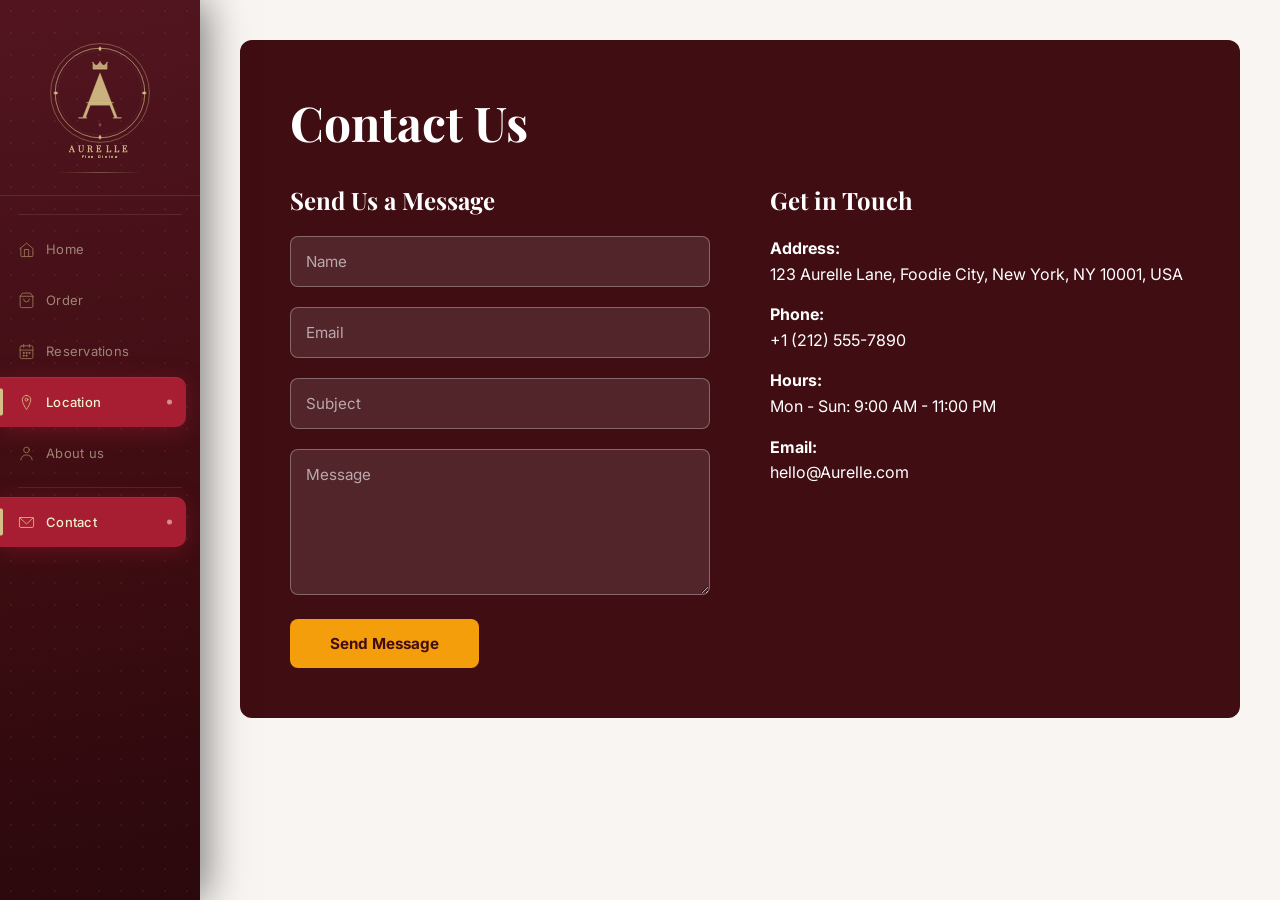
<file: contact.html>
<!DOCTYPE html>
<html lang="en">
<head>
<meta charset="UTF-8">
<meta name="viewport" content="width=device-width, initial-scale=1.0">
<title>Contact Us - Aurelle Restaurant</title>
<link rel="stylesheet" href="css/contact.css">
<link rel="stylesheet" href="css/nav.css">
</head>
<body>

<button class="nav_toggle" id="navToggle" aria-label="Toggle navigation" aria-expanded="false">&#9776;</button>
<div class="nav_overlay" id="navOverlay"></div>

<div class="container">
        <nav class="nav_bar" id="navBar" aria-label="Main navigation">
                <div class="image_cont">
                    <svg width="100" height="100" viewBox="0 0 400 400" fill="none" xmlns="http://www.w3.org/2000/svg">
                        <circle cx="200" cy="200" r="152" fill="none" stroke="#D5BF86" stroke-width="1.2"/>
                        <circle cx="200" cy="200" r="138" fill="none" stroke="#D5BF86" stroke-width="2"/>
                        <circle cx="200" cy="200" r="130" fill="none" stroke="#8D775F" stroke-width="0.6" opacity="0.6"/>
                        <polygon points="200,57 204.5,64 200,71 195.5,64" fill="#D5BF86"/>
                        <polygon points="200,329 204.5,336 200,343 195.5,336" fill="#D5BF86"/>
                        <polygon points="57,200 64,204.5 71,200 64,195.5" fill="#D5BF86"/>
                        <polygon points="329,200 336,204.5 343,200 336,195.5" fill="#D5BF86"/>
                        <g transform="translate(200, 108)">
                            <rect x="-22" y="14" width="44" height="5" rx="1" fill="#D5BF86" opacity="0.9"/>
                            <polygon points="-22,14 -22,-2 -11,8 0,-4 11,8 22,-2 22,14" fill="#D5BF86" opacity="0.85"/>
                            <circle cx="0" cy="-4" r="2.2" fill="#A71D31" stroke="#D5BF86" stroke-width="0.8"/>
                            <circle cx="-11" cy="8" r="1.5" fill="#D5BF86"/>
                            <circle cx="11"  cy="8" r="1.5" fill="#D5BF86"/>
                            <circle cx="-22" cy="-2" r="1.5" fill="#D5BF86"/>
                            <circle cx="22"  cy="-2" r="1.5" fill="#D5BF86"/>
                        </g>
                        <path d="M200 138 L253 275 L245 275 L230 238 L170 238 L156 275 L147 275 Z M176 228 L200 165 L224 228 Z" fill="#D5BF86" opacity="0.92"/>
                        <rect x="134" y="275" width="26" height="2.5" rx="1" fill="#D5BF86" opacity="0.9"/>
                        <rect x="240" y="275" width="26" height="2.5" rx="1" fill="#D5BF86" opacity="0.9"/>
                        <rect x="158" y="229" width="84" height="2" rx="1" fill="#D5BF86" opacity="0.85"/>
                        <polygon points="200,293 203.5,298 200,303 196.5,298" fill="#A71D31" stroke="#D5BF86" stroke-width="0.8"/>
                        <text x="200" y="382" text-anchor="middle" font-family="'Playfair Display', Georgia, serif" font-size="28" letter-spacing="10" fill="#D5BF86" font-weight="400">AURELLE</text>
                        <text x="200" y="400" text-anchor="middle" font-family="'Inter', sans-serif" font-size="11" letter-spacing="5" fill="#8D775F" font-weight="400" font-style="italic">Fine Dining</text>
                    </svg>
                </div>

                <ul class="navli_cont">
                    <div class="nav_divider"></div>
                    <li>
                        <a href="index.html">
                            <img src="assets/svg/home.svg" alt="Home" class="nav_icon">
                            Home
                        </a>
                    </li>
                    <li>
                        <a href="order.html">
                            <img src="assets/svg/cart.svg" alt="Order" class="nav_icon">
                            Order
                        </a>
                    </li>
                    <li>
                        <a href="reservations.html">
                            <img src="assets/svg/reservation.svg" alt="Reservations" class="nav_icon">
                            Reservations
                        </a>
                    </li>
                    <li>
                        <a href="contact.html">
                            <img src="assets/svg/location.svg" alt="Location" class="nav_icon">
                            Location
                        </a>
                    </li>
                    <li>
                        <a href="about.html">
                            <img src="assets/svg/about.svg" alt="About us" class="nav_icon">
                            About us
                        </a>
                    </li>
                    <div class="nav_divider"></div>
                    <li>
                        <a href="contact.html">
                            <img src="assets/svg/contact.svg" alt="Contact" class="nav_icon">
                            Contact
                        </a>
                    </li>
                </ul>

                <div class="res_info">
                    
                </div>
            </nav>

    <div class="main">
        <div class="contact-container">
            <h1>Contact Us</h1>
            <div class="grid">
                <div>
                    <h2>Send Us a Message</h2>
                    <form>
                        <input type="text" placeholder="Name" required>
                        <input type="email" placeholder="Email" required>
                        <input type="text" placeholder="Subject">
                        <textarea rows="6" placeholder="Message" required></textarea>
                        <button type="submit">Send Message</button>
                    </form>
                </div>
                <div class="info">
                    <h2>Get in Touch</h2>
                    <p><strong>Address:</strong><br>123 Aurelle Lane, Foodie City, New York, NY 10001, USA</p>
                    <p><strong>Phone:</strong><br>+1 (212) 555-7890</p>
                    <p><strong>Hours:</strong><br>Mon - Sun: 9:00 AM - 11:00 PM</p>
                    <p><strong>Email:</strong><br>hello@Aurelle.com</p>
                </div>
            </div>
        </div>
    </div>
</div>

<script>
  const navToggle = document.getElementById('navToggle');
  const navBar = document.getElementById('navBar');
  const navOverlay = document.getElementById('navOverlay');
  function closeNav(){
    navBar.classList.remove('open');
    navOverlay.classList.remove('open');
    navToggle.setAttribute('aria-expanded','false');
  }
  navToggle.addEventListener('click', () => {
    const isOpen = navBar.classList.toggle('open');
    navOverlay.classList.toggle('open', isOpen);
    navToggle.setAttribute('aria-expanded', String(isOpen));
  });
  navOverlay.addEventListener('click', closeNav);
  navBar.querySelectorAll('a').forEach(a => a.addEventListener('click', () => {
    if (window.innerWidth <= 768) closeNav();
  }));
</script>
<script src="scripts/nav_active.js"></script>
</body>
</html>
</file>
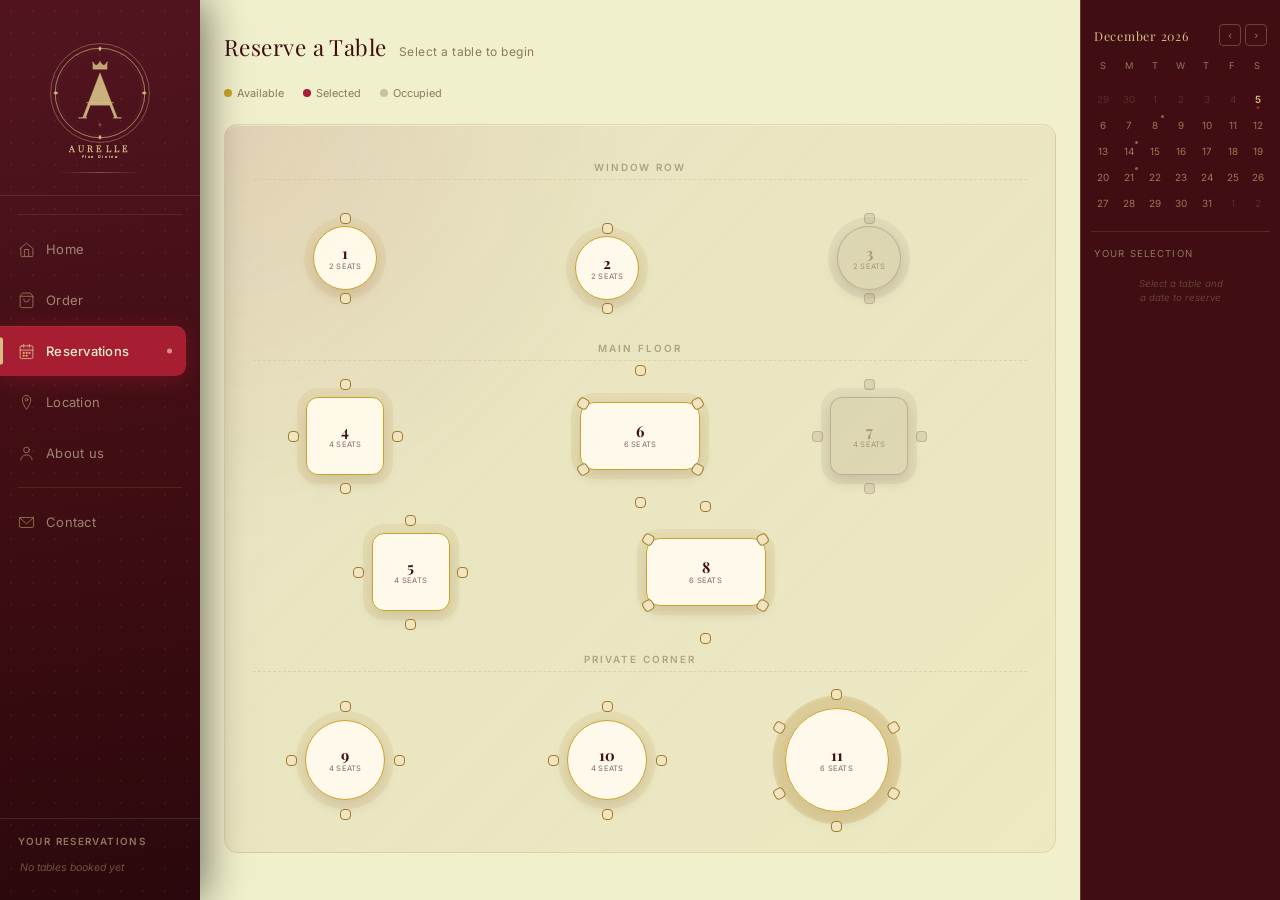
<file: reservations.html>
<!DOCTYPE html>
<html lang="en">
<head>
  <meta charset="UTF-8">
  <meta name="viewport" content="width=device-width, initial-scale=1.0">
  <title>Aurelle — Reservations</title>
  <link rel="stylesheet" href="css/reservations.css">
  <link rel="stylesheet" href="css/nav.css">

</head>
<body>
<div class="cont">

  
  <nav class="nav_bar" aria-label="Main navigation">
    <div class="image_cont">
      <svg width="110" height="110" viewBox="0 0 400 400" fill="none" xmlns="http://www.w3.org/2000/svg">
        <circle cx="200" cy="200" r="152" fill="none" stroke="#D5BF86" stroke-width="1.2"/>
        <circle cx="200" cy="200" r="138" fill="none" stroke="#D5BF86" stroke-width="2"/>
        <circle cx="200" cy="200" r="130" fill="none" stroke="#8D775F" stroke-width="0.6" opacity="0.6"/>
        <polygon points="200,57 204.5,64 200,71 195.5,64" fill="#D5BF86"/>
        <polygon points="200,329 204.5,336 200,343 195.5,336" fill="#D5BF86"/>
        <polygon points="57,200 64,204.5 71,200 64,195.5" fill="#D5BF86"/>
        <polygon points="329,200 336,204.5 343,200 336,195.5" fill="#D5BF86"/>
        <g transform="translate(200, 108)">
          <rect x="-22" y="14" width="44" height="5" rx="1" fill="#D5BF86" opacity="0.9"/>
          <polygon points="-22,14 -22,-2 -11,8 0,-4 11,8 22,-2 22,14" fill="#D5BF86" opacity="0.85"/>
          <circle cx="0" cy="-4" r="2.2" fill="#A71D31" stroke="#D5BF86" stroke-width="0.8"/>
          <circle cx="-11" cy="8" r="1.5" fill="#D5BF86"/>
          <circle cx="11"  cy="8" r="1.5" fill="#D5BF86"/>
          <circle cx="-22" cy="-2" r="1.5" fill="#D5BF86"/>
          <circle cx="22"  cy="-2" r="1.5" fill="#D5BF86"/>
        </g>
        <path d="M200 138 L253 275 L245 275 L230 238 L170 238 L156 275 L147 275 Z M176 228 L200 165 L224 228 Z" fill="#D5BF86" opacity="0.92"/>
        <rect x="134" y="275" width="26" height="2.5" rx="1" fill="#D5BF86" opacity="0.9"/>
        <rect x="240" y="275" width="26" height="2.5" rx="1" fill="#D5BF86" opacity="0.9"/>
        <rect x="158" y="229" width="84" height="2"   rx="1" fill="#D5BF86" opacity="0.85"/>
        <polygon points="200,293 203.5,298 200,303 196.5,298" fill="#A71D31" stroke="#D5BF86" stroke-width="0.8"/>
        <text x="200" y="382" text-anchor="middle" font-family="'Playfair Display', Georgia, serif" font-size="28" letter-spacing="10" fill="#D5BF86" font-weight="400">AURELLE</text>
        <text x="200" y="400" text-anchor="middle" font-family="'Inter', sans-serif" font-size="11" letter-spacing="5" fill="#8D775F" font-weight="400" font-style="italic">Fine Dining</text>
      </svg>
    </div>

    <ul class="navli_cont">
      <div class="nav_divider"></div>
      <li>
        <a href="index.html">
          <img src="assets/svg/home.svg" alt="" class="nav_icon" aria-hidden="true">
          Home
        </a>
      </li>
      <li>
        <a href="order.html">
          <img src="assets/svg/cart.svg" alt="" class="nav_icon" aria-hidden="true">
          Order
        </a>
      </li>
      <li class="active">
        <a href="reservations.html">
          <img src="assets/svg/reservation.svg" alt="" class="nav_icon" aria-hidden="true">
          Reservations
        </a>
      </li>
      <li>
        <a href="contact.html">
          <img src="assets/svg/location.svg" alt="" class="nav_icon" aria-hidden="true">
          Location
        </a>
      </li>
      <li>
        <a href="about.html">
          <img src="assets/svg/about.svg" alt="" class="nav_icon" aria-hidden="true">
          About us
        </a>
      </li>
      <div class="nav_divider"></div>
      <li>
        <a href="contact.html">
          <img src="assets/svg/contact.svg" alt="" class="nav_icon" aria-hidden="true">
          Contact
        </a>
      </li>
    </ul>

    <div class="nav_bookings" id="nav_bookings">
      <p class="nav_bookings_title">Your Reservations</p>
      <ul class="nav_bookings_list" id="nav_bookings_list">
        <li class="nav_bookings_empty" id="nav_bookings_empty">No tables booked yet</li>
      </ul>
    </div>
  </nav>

  
  <main class="main_cont">
    <section class="restaurant-section">

      <div class="section-header">
        <h1 class="section-title">Reserve a Table</h1>
        <span class="section-subtitle">Select a table to begin</span>
      </div>

      <div class="legend">
        <div class="legend-item">
          <div class="legend-dot available"></div>
          Available
        </div>
        <div class="legend-item">
          <div class="legend-dot selected"></div>
          Selected
        </div>
        <div class="legend-item">
          <div class="legend-dot occupied"></div>
          Occupied
        </div>
      </div>

      <div class="floor_plan" id="floor_plan" role="group" aria-label="Restaurant floor plan — choose a table">

        <p class="zone_label">Window Row</p>

        <div class="table table--round" id="table_1" data-name="Table 1" data-seats="2"
             style="--w:64px; --h:64px; --radius:40px; --seats:2;">
          <div class="table_surface"></div>
          <span class="chair" style="--i:0"></span>
          <span class="chair" style="--i:1"></span>
          <button class="table_btn" aria-label="Select Table 1 — 2 seats">
            <span class="table_btn_num">1</span>
            <span class="table_btn_seats">2 seats</span>
          </button>
        </div>

        <div class="table table--round" id="table_2" data-name="Table 2" data-seats="2"
             style="--w:64px; --h:64px; --radius:40px; --seats:2;">
          <div class="table_surface"></div>
          <span class="chair" style="--i:0"></span>
          <span class="chair" style="--i:1"></span>
          <button class="table_btn" aria-label="Select Table 2 — 2 seats">
            <span class="table_btn_num">2</span>
            <span class="table_btn_seats">2 seats</span>
          </button>
        </div>

        <div class="table table--round" id="table_3" data-name="Table 3" data-seats="2"
             style="--w:64px; --h:64px; --radius:40px; --seats:2;">
          <div class="table_surface"></div>
          <span class="chair" style="--i:0"></span>
          <span class="chair" style="--i:1"></span>
          <button class="table_btn" aria-label="Select Table 3 — 2 seats">
            <span class="table_btn_num">3</span>
            <span class="table_btn_seats">2 seats</span>
          </button>
        </div>

        <p class="zone_label">Main Floor</p>

        <div class="table table--square" id="table_4" data-name="Table 4" data-seats="4"
             style="--w:78px; --h:78px; --radius:52px; --seats:4;">
          <div class="table_surface"></div>
          <span class="chair" style="--i:0"></span>
          <span class="chair" style="--i:1"></span>
          <span class="chair" style="--i:2"></span>
          <span class="chair" style="--i:3"></span>
          <button class="table_btn" aria-label="Select Table 4 — 4 seats">
            <span class="table_btn_num">4</span>
            <span class="table_btn_seats">4 seats</span>
          </button>
        </div>

        <div class="table table--rect" id="table_6" data-name="Table 6" data-seats="6"
             style="--w:120px; --h:68px; --radius:66px; --seats:6;">
          <div class="table_surface"></div>
          <span class="chair" style="--i:0"></span>
          <span class="chair" style="--i:1"></span>
          <span class="chair" style="--i:2"></span>
          <span class="chair" style="--i:3"></span>
          <span class="chair" style="--i:4"></span>
          <span class="chair" style="--i:5"></span>
          <button class="table_btn" aria-label="Select Table 6 — 6 seats">
            <span class="table_btn_num">6</span>
            <span class="table_btn_seats">6 seats</span>
          </button>
        </div>

        <div class="table table--square" id="table_7" data-name="Table 7" data-seats="4"
             style="--w:78px; --h:78px; --radius:52px; --seats:4;">
          <div class="table_surface"></div>
          <span class="chair" style="--i:0"></span>
          <span class="chair" style="--i:1"></span>
          <span class="chair" style="--i:2"></span>
          <span class="chair" style="--i:3"></span>
          <button class="table_btn" aria-label="Select Table 7 — 4 seats">
            <span class="table_btn_num">7</span>
            <span class="table_btn_seats">4 seats</span>
          </button>
        </div>

        <div class="table table--square" id="table_5" data-name="Table 5" data-seats="4"
             style="--w:78px; --h:78px; --radius:52px; --seats:4;">
          <div class="table_surface"></div>
          <span class="chair" style="--i:0"></span>
          <span class="chair" style="--i:1"></span>
          <span class="chair" style="--i:2"></span>
          <span class="chair" style="--i:3"></span>
          <button class="table_btn" aria-label="Select Table 5 — 4 seats">
            <span class="table_btn_num">5</span>
            <span class="table_btn_seats">4 seats</span>
          </button>
        </div>

        <div class="table table--rect" id="table_8" data-name="Table 8" data-seats="6"
             style="--w:120px; --h:68px; --radius:66px; --seats:6;">
          <div class="table_surface"></div>
          <span class="chair" style="--i:0"></span>
          <span class="chair" style="--i:1"></span>
          <span class="chair" style="--i:2"></span>
          <span class="chair" style="--i:3"></span>
          <span class="chair" style="--i:4"></span>
          <span class="chair" style="--i:5"></span>
          <button class="table_btn" aria-label="Select Table 8 — 6 seats">
            <span class="table_btn_num">8</span>
            <span class="table_btn_seats">6 seats</span>
          </button>
        </div>

        <p class="zone_label">Private Corner</p>

        <div class="table table--round" id="table_9" data-name="Table 9" data-seats="4"
             style="--w:80px; --h:80px; --radius:54px; --seats:4;">
          <div class="table_surface"></div>
          <span class="chair" style="--i:0"></span>
          <span class="chair" style="--i:1"></span>
          <span class="chair" style="--i:2"></span>
          <span class="chair" style="--i:3"></span>
          <button class="table_btn" aria-label="Select Table 9 — 4 seats">
            <span class="table_btn_num">9</span>
            <span class="table_btn_seats">4 seats</span>
          </button>
        </div>

        <div class="table table--round" id="table_10" data-name="Table 10" data-seats="4"
             style="--w:80px; --h:80px; --radius:54px; --seats:4;">
          <div class="table_surface"></div>
          <span class="chair" style="--i:0"></span>
          <span class="chair" style="--i:1"></span>
          <span class="chair" style="--i:2"></span>
          <span class="chair" style="--i:3"></span>
          <button class="table_btn" aria-label="Select Table 10 — 4 seats">
            <span class="table_btn_num">10</span>
            <span class="table_btn_seats">4 seats</span>
          </button>
        </div>

        <div class="table table--round table--feature" id="table_11" data-name="Table 11" data-seats="6"
             style="--w:104px; --h:104px; --radius:66px; --seats:6;">
          <div class="table_surface"></div>
          <span class="chair" style="--i:0"></span>
          <span class="chair" style="--i:1"></span>
          <span class="chair" style="--i:2"></span>
          <span class="chair" style="--i:3"></span>
          <span class="chair" style="--i:4"></span>
          <span class="chair" style="--i:5"></span>
          <button class="table_btn" aria-label="Select Table 11 — 6 seats">
            <span class="table_btn_num">11</span>
            <span class="table_btn_seats">6 seats</span>
          </button>
        </div>

      </div>

      
    </section>
  </main>

  
  <aside class="right_bar" id="right_bar">

    <div class="calendar">
      <div class="cal-header">
        <h2 id="cal-month-label">June 2026</h2>
        <div class="cal-nav">
          <button id="cal-prev" aria-label="Previous month">&#8249;</button>
          <button id="cal-next" aria-label="Next month">&#8250;</button>
        </div>
      </div>

      <div class="cal-days" aria-hidden="true">
        <span>S</span><span>M</span><span>T</span><span>W</span>
        <span>T</span><span>F</span><span>S</span>
      </div>

      <div class="cal-grid" id="cal-grid" role="grid" aria-label="Reservation calendar"></div>
    </div>

    <div class="cal-divider"></div>

    <div class="res-panel">
      <p class="res-panel-title">Your Selection</p>

      <div class="res-info-card" id="res-card">
        <p class="table-name"  id="res-table-name">—</p>
        <p class="table-seats" id="res-table-seats">—</p>
        <p class="table-seats" id="res-date-display" style="margin-top:4px; color: rgba(213,191,134,0.6);">—</p>
      </div>

      <p class="no-selection-hint" id="no-selection-hint">
        Select a table and<br>a date to reserve
      </p>

      <button class="res-confirm-btn" id="res-confirm-btn">
        Confirm Reservation
      </button>
    </div>


    <div class="table_purch_box">
       
    </div>

  </aside>

</div>

<div class="toast" id="toast" role="status" aria-live="polite"></div>

<script src="scripts/reserve.js"></script>
<script src="scripts/nav_active.js"></script>
</body>
</html>
</file>
<file: css/contact.css>
@import url('https://fonts.googleapis.com/css2?family=Playfair+Display:ital,wght@0,400;0,600;0,700;1,400&family=Inter:wght@300;400;500;600&display=swap');

*, *::before, *::after {
  box-sizing: border-box;
  margin: 0;
  padding: 0;
}

:root {
  --rich-mahogany:      #3f0d12;
  --rich-mahogany-mid:  #521520;
  --rich-mahogany-deep: #2a080c;
  --ruby-red:           #a71d31;
  --ruby-deep:          #7a0f22;
  --lemon-chiffon:      #f1f0cc;
  --soft-fawn:          #d5bf86;
  --faded-copper:       #8d775f;
  --cream:              #f8f5f2;

  --nav-width: 260px;

  --font-display: 'Playfair Display', Georgia, serif;
  --font-body:    'Inter', -apple-system, sans-serif;

  --ease:   cubic-bezier(0.4, 0, 0.2, 1);
  --t-fast: 0.18s;
  --t-base: 0.26s;
}

html { scroll-behavior: smooth; }

body {
  font-family: var(--font-body);
  background: var(--cream);
  color: #2b2b2b;
}

.container { display: flex; }

/* ===== nav_bar ===== */
.nav_bar {
  position: fixed;
  inset: 0 auto 0 0;
  width: var(--nav-width);
  height: 100vh;
  display: flex;
  flex-direction: column;
  background: linear-gradient(170deg, var(--rich-mahogany-mid) 0%, var(--rich-mahogany) 55%, var(--rich-mahogany-deep) 100%);
  box-shadow: 4px 0 40px rgba(0,0,0,0.55);
  z-index: 200;
  overflow-y: auto;
  transition: transform var(--t-base) var(--ease);
}
.nav_bar::before {
  content: '';
  position: absolute;
  inset: 0;
  background-image: radial-gradient(circle, rgba(213,191,134,0.07) 1px, transparent 1px);
  background-size: 22px 22px;
  pointer-events: none;
  z-index: 0;
}
.image_cont {
  position: relative;
  z-index: 1;
  padding: 28px 22px 22px;
  display: flex;
  flex-direction: column;
  align-items: center;
  border-bottom: 1px solid rgba(213,191,134,0.15);
}
.image_cont .crest {
  width: 48px; height: 48px; border-radius: 50%;
  border: 1px solid rgba(213,191,134,0.35);
  display: flex; align-items: center; justify-content: center;
  margin-bottom: 11px; flex-shrink: 0;
}
.image_cont .crest-letter { font-family: var(--font-display); font-size: 22px; color: var(--soft-fawn); }
.image_cont img { width: 100%; max-width: 130px; height: auto; object-fit: contain; display: block; }
.image_cont svg { width: 100%; max-width: 130px; height: auto; stroke: var(--soft-fawn); display: block; }
.image_cont .brand_name { font-family: var(--font-display); font-size: 14px; letter-spacing: 4px; color: var(--lemon-chiffon); text-align: center; }
.image_cont .brand_sub { font-family: var(--font-body); font-size: 9px; letter-spacing: 3px; color: var(--faded-copper); text-align: center; margin-top: 3px; }
.image_cont::after {
  content: ''; display: block; width: 55%; height: 1px;
  background: linear-gradient(90deg, transparent, var(--soft-fawn), transparent);
  margin-top: 14px; opacity: 0.35;
}

.nav_group_label { font-family: var(--font-body); font-size: 9px; letter-spacing: 2.5px; color: var(--faded-copper); padding: 14px 20px 4px; opacity: 0.75; position: relative; z-index: 1; }

.navli_cont { position: relative; z-index: 1; list-style: none; padding: 10px 0; flex: 1; display: flex; flex-direction: column; gap: 1px; }
.nav_divider { height: 1px; background: rgba(213,191,134,0.13); margin: 8px 18px; }

.navli_cont li { position: relative; height: 50px; display: flex; align-items: center; cursor: pointer; border-radius: 0 10px 10px 0; margin-right: 14px; overflow: hidden; transition: background-color var(--t-fast) var(--ease); }
.navli_cont li::before {
  content: ''; position: absolute; left: 0; top: 50%;
  transform: translateY(-50%) scaleY(0); transform-origin: center;
  width: 2.5px; height: 54%; background: var(--soft-fawn); border-radius: 0 2px 2px 0; opacity: 0;
  transition: transform var(--t-base) var(--ease), opacity var(--t-base) ease;
}
.navli_cont li:hover::before, .navli_cont li.active::before { transform: translateY(-50%) scaleY(1); opacity: 1; }
.navli_cont li.active::after {
  content: ''; position: absolute; right: 14px; top: 50%; transform: translateY(-50%);
  width: 5px; height: 5px; background: rgba(241,240,204,0.55); border-radius: 50%;
}
.navli_cont li:hover { background-color: rgba(167,29,49,0.25); }
.navli_cont li.active { background-color: var(--ruby-red); box-shadow: 0 4px 22px rgba(167,29,49,0.38), inset 0 1px 0 rgba(255,255,255,0.05); }
.navli_cont li a {
  display: flex; align-items: center; gap: 11px; padding: 0 14px 0 18px;
  width: 100%; height: 100%; text-decoration: none; color: rgba(241,240,204,0.52);
  font-size: 13px; font-weight: 400; letter-spacing: 0.02em; transition: color var(--t-fast) ease;
}
.navli_cont li:hover a, .navli_cont li.active a { color: var(--lemon-chiffon); font-weight: 500; }
.nav_icon { width: 17px; height: 17px; flex-shrink: 0; opacity: 0.6; transition: opacity var(--t-fast) ease; }
.navli_cont li:hover .nav_icon, .navli_cont li.active .nav_icon { opacity: 1; }

.nav_footer { position: relative; z-index: 1; padding: 14px 18px; border-top: 1px solid rgba(213,191,134,0.12); display: flex; align-items: center; gap: 10px; }
.nav_avatar { width: 34px; height: 34px; border-radius: 50%; background: var(--ruby-deep); border: 1px solid rgba(213,191,134,0.28); display: flex; align-items: center; justify-content: center; font-family: var(--font-body); font-size: 11px; font-weight: 500; color: var(--soft-fawn); flex-shrink: 0; }
.nav_user_name { font-family: var(--font-body); font-size: 12px; font-weight: 500; color: var(--lemon-chiffon); line-height: 1.3; }
.nav_user_role { font-family: var(--font-body); font-size: 10px; color: var(--faded-copper); margin-top: 1px; }

/* Mobile nav toggle */
.nav_toggle {
  display: none;
  position: fixed; top: 16px; left: 16px; z-index: 300;
  width: 46px; height: 46px; border-radius: 50%; border: none;
  background: var(--rich-mahogany); color: var(--lemon-chiffon); font-size: 18px;
  box-shadow: 0 6px 18px rgba(0,0,0,0.35); cursor: pointer;
}
.nav_overlay { display: none; position: fixed; inset: 0; background: rgba(0,0,0,0.45); z-index: 150; }
/* ===== end nav_bar ===== */

.main { margin-left: var(--nav-width); padding: 40px; transition: margin-left var(--t-base) var(--ease); }

.contact-container { background: var(--rich-mahogany); color: white; padding: 50px; border-radius: 12px; max-width: 1100px; }

h1 { font-family: var(--font-display); font-size: 3rem; margin-bottom: 30px; }
h2 { font-family: var(--font-display); margin-bottom: 20px; }

.grid { display: grid; grid-template-columns: 1fr 1fr; gap: 60px; }

input, textarea {
  width: 100%; padding: 15px; margin-bottom: 20px;
  background: rgba(255,255,255,0.1); border: 1px solid rgba(255,255,255,0.3);
  border-radius: 8px; color: white; font-family: var(--font-body); font-size: 0.95rem;
}
input::placeholder, textarea::placeholder { color: rgba(255,255,255,0.6); }

button {
  background: #f59e0b; color: var(--rich-mahogany); padding: 15px 40px;
  border: none; border-radius: 8px; font-weight: bold; cursor: pointer;
  font-family: var(--font-body); font-size: 0.95rem;
}

.info p { margin-bottom: 15px; line-height: 1.6; }

/* ============ MEDIA QUERIES ============ */

@media (max-width: 1024px) {
  :root { --nav-width: 220px; }
  .main { padding: 32px; }
  .contact-container { padding: 40px; }
  .grid { gap: 36px; }
}

@media (max-width: 768px) {
  .nav_toggle { display: flex; align-items: center; justify-content: center; }
  .nav_bar { transform: translateX(-100%); }
  .nav_bar.open { transform: translateX(0); }
  .nav_overlay.open { display: block; }

  .main { margin-left: 0; padding: 90px 20px 40px; }
  .contact-container { padding: 30px; border-radius: 8px; }
  h1 { font-size: 2.2rem; }
  .grid { grid-template-columns: 1fr; gap: 30px; }
}

@media (max-width: 480px) {
  .main { padding: 84px 14px 30px; }
  .contact-container { padding: 22px; }
  h1 { font-size: 1.8rem; }
  button { width: 100%; padding: 15px; }
}
</file>
<file: css/nav.css>
@import url('https://fonts.googleapis.com/css2?family=Playfair+Display:ital,wght@0,400;0,600;0,700;1,400&family=Inter:wght@300;400;500;600&display=swap');

*,
*::before,
*::after {
  box-sizing: border-box;
  margin: 0;
  padding: 0;
}

:root {
  --rich-mahogany:      #3f0d12;
  --rich-mahogany-mid:  #521520;
  --rich-mahogany-deep: #2a080c;
  --ruby-red:           #a71d31;
  --ruby-deep:          #7a0f22;
  --lemon-chiffon:      #f1f0cc;
  --soft-fawn:          #d5bf86;
  --faded-copper:       #8d775f;

  --nav-width: 200px;

  --font-display: 'Playfair Display', Georgia, serif;
  --font-body:    'Inter', -apple-system, sans-serif;

  --ease:   cubic-bezier(0.4, 0, 0.2, 1);
  --t-fast: 0.18s;
  --t-base: 0.26s;
}
html {
  scroll-behavior: smooth;
}

.nav_bar {
  position: fixed;
  inset: 0 auto 0 0;
  width: var(--nav-width);
  display: flex;
  flex-direction: column;
  background:
    linear-gradient(
      170deg,
      var(--rich-mahogany-mid)  0%,
      var(--rich-mahogany)     55%,
      var(--rich-mahogany-deep)100%
    );
  box-shadow: 4px 0 40px rgba(0, 0, 0, 0.55);
  z-index: 100;
  overflow: hidden;
}

.nav_bar::before {
  content: '';
  position: absolute;
  inset: 0;
  background-image: radial-gradient(
    circle,
    rgba(213, 191, 134, 0.07) 1px,
    transparent 1px
  );
  background-size: 22px 22px;
  pointer-events: none;
  z-index: 0;
}
.image_cont {
  position: relative;
  z-index: 1;
  padding: 28px 22px 22px;
  display: flex;
  flex-direction: column;
  align-items: center;
  gap: 0;
  border-bottom: 1px solid rgba(213, 191, 134, 0.15);
}

.image_cont .crest {
  width: 48px;
  height: 48px;
  border-radius: 50%;
  border: 1px solid rgba(213, 191, 134, 0.35);
  display: flex;
  align-items: center;
  justify-content: center;
  margin-bottom: 11px;
  flex-shrink: 0;
}

.image_cont .crest-letter {
  font-family: var(--font-display);
  font-size: 22px;
  font-weight: 400;
  color: var(--soft-fawn);
  line-height: 1;
}

.image_cont img {
  width: 100%;
  max-width: 130px;
  height: auto;
  object-fit: contain;
  display: block;
}

.image_cont svg {
  width: 100%;
  max-width: 130px;
  height: auto;
  stroke: var(--soft-fawn);
  display: block;
}

.image_cont .brand_name {
  font-family: var(--font-display);
  font-size: 14px;
  letter-spacing: 4px;
  color: var(--lemon-chiffon);
  text-align: center;
}

.image_cont .brand_sub {
  font-family: var(--font-body);
  font-size: 9px;
  letter-spacing: 3px;
  color: var(--faded-copper);
  text-align: center;
  margin-top: 3px;
}

.image_cont::after {
  content: '';
  display: block;
  width: 55%;
  height: 1px;
  background: linear-gradient(90deg, transparent, var(--soft-fawn), transparent);
  margin-top: 14px;
  opacity: 0.35;
}
.nav_group_label {
  font-family: var(--font-body);
  font-size: 9px;
  letter-spacing: 2.5px;
  color: var(--faded-copper);
  padding: 14px 20px 4px;
  opacity: 0.75;
  position: relative;
  z-index: 1;
}
.navli_cont {
  position: relative;
  z-index: 1;
  list-style: none;
  margin: 0;
  padding: 10px 0;
  flex: 1;
  display: flex;
  flex-direction: column;
  gap: 1px;
}

.nav_divider {
  height: 1px;
  background: rgba(213, 191, 134, 0.13);
  margin: 8px 18px;
}

.navli_cont li {
  position: relative;
  height: 50px;
  display: flex;
  align-items: center;
  cursor: pointer;
  border-radius: 0 10px 10px 0;
  margin-right: 14px;
  overflow: hidden;
  transition: background-color var(--t-fast) var(--ease);
}

.navli_cont li::before {
  content: '';
  position: absolute;
  left: 0;
  top: 50%;
  transform: translateY(-50%) scaleY(0);
  transform-origin: center;
  width: 2.5px;
  height: 54%;
  background: var(--soft-fawn);
  border-radius: 0 2px 2px 0;
  opacity: 0;
  transition:
    transform var(--t-base) var(--ease),
    opacity   var(--t-base) ease;
}

.navli_cont li:hover::before,
.navli_cont li.active::before {
  transform: translateY(-50%) scaleY(1);
  opacity: 1;
}

.navli_cont li.active::after {
  content: '';
  position: absolute;
  right: 14px;
  top: 50%;
  transform: translateY(-50%);
  width: 5px;
  height: 5px;
  background: rgba(241, 240, 204, 0.55);
  border-radius: 50%;
}

.navli_cont li:hover {
  background-color: rgba(167, 29, 49, 0.25);
}

.navli_cont li.active {
  background-color: var(--ruby-red);
  box-shadow:
    0 4px 22px rgba(167, 29, 49, 0.38),
    inset 0 1px 0 rgba(255, 255, 255, 0.05);
}

.navli_cont li a {
  display: flex;
  align-items: center;
  gap: 11px;
  padding: 0 14px 0 18px;
  width: 100%;
  height: 100%;
  text-decoration: none;
  color: rgba(241, 240, 204, 0.52);
  font-size: 13px;
  font-weight: 400;
  letter-spacing: 0.02em;
  transition: color var(--t-fast) ease;
}

.navli_cont li:hover a,
.navli_cont li.active a {
  color: var(--lemon-chiffon);
  font-weight: 500;
}

.nav_icon {
  width: 17px;
  height: 17px;
  flex-shrink: 0;
  opacity: 0.6;
  transition: opacity var(--t-fast) ease;
}

.navli_cont li:hover .nav_icon,
.navli_cont li.active .nav_icon {
  opacity: 1;
}
.nav_footer {
  position: relative;
  z-index: 1;
  padding: 14px 18px;
  border-top: 1px solid rgba(213, 191, 134, 0.12);
  display: flex;
  align-items: center;
  gap: 10px;
}

.nav_avatar {
  width: 34px;
  height: 34px;
  border-radius: 50%;
  background: var(--ruby-deep);
  border: 1px solid rgba(213, 191, 134, 0.28);
  display: flex;
  align-items: center;
  justify-content: center;
  font-family: var(--font-body);
  font-size: 11px;
  font-weight: 500;
  color: var(--soft-fawn);
  flex-shrink: 0;
}

.nav_user_name {
  font-family: var(--font-body); 
  font-size: 12px;
  font-weight: 500;
  color: var(--lemon-chiffon);
  line-height: 1.3;
}

.nav_user_role {
  font-family: var(--font-body);
  font-size: 10px;
  color: var(--faded-copper);
  margin-top: 1px;
}


@media (max-width: 768px) {

  :root {
    --nav-width: 0px;
  }

  .nav_bar {
    position: fixed;
    inset: auto 0 0 0;
    width: 100%;
    height: 64px;
    flex-direction: row;
    overflow: visible;
    z-index: 200;
    box-shadow: 0 -1px 0 rgba(213, 191, 134, 0.12), 0 -8px 32px rgba(0, 0, 0, 0.45);
    transform: translateY(0);
    transition: transform 0.35s cubic-bezier(0.4, 0, 0.2, 1);
    padding-bottom: env(safe-area-inset-bottom);
  }

  .nav_bar.nav--hidden {
    transform: translateY(100%);
  }

  .nav_bar::before {
    background-size: 18px 18px;
  }

  .image_cont {
    display: none;
  }

  .nav_group_label {
    display: none;
  }

  .nav_divider {
    display: none;
  }

  .res_info {
    display: none;
  }

  .nav_footer {
    display: none;
  }

  .navli_cont {
    flex-direction: row;
    align-items: stretch;
    justify-content: space-around;
    padding: 0;
    gap: 0;
    width: 100%;
    height: 100%;
    flex: 1;
  }

  .navli_cont li {
    flex: 1;
    height: 100%;
    flex-direction: column;
    align-items: center;
    justify-content: center;
    border-radius: 0;
    margin-right: 0;
    overflow: visible;
    gap: 4px;
  }

  .navli_cont li::before {
    top: 0;
    left: 50%;
    transform: translateX(-50%) scaleX(0);
    transform-origin: center;
    width: 28px;
    height: 3px;
    border-radius: 0 0 3px 3px;
    transition:
      transform var(--t-base) var(--ease),
      opacity var(--t-base) ease;
  }

  .navli_cont li:hover::before,
  .navli_cont li.active::before {
    transform: translateX(-50%) scaleX(1);
    opacity: 1;
  }

  .navli_cont li.active::after {
    display: none;
  }

  .navli_cont li.active {
    background: transparent;
    box-shadow: none;
  }

  .navli_cont li a {
    flex-direction: column;
    align-items: center;
    justify-content: center;
    gap: 3px;
    padding: 8px 4px 4px;
    width: 100%;
    height: 100%;
    font-size: 10px;
    font-weight: 400;
    letter-spacing: 0;
    color: rgba(241, 240, 204, 0.4);
  }

  .navli_cont li.active a,
  .navli_cont li:hover a {
    color: var(--soft-fawn);
    font-weight: 500;
  }

  .nav_icon {
    width: 22px;
    height: 22px;
    opacity: 0.45;
    transition: opacity var(--t-fast) ease, transform var(--t-fast) ease;
  }

  .navli_cont li.active .nav_icon,
  .navli_cont li:hover .nav_icon {
    opacity: 1;
    transform: translateY(-1px);
  }
}
</file>
<file: css/reservations.css>
@import url('https://fonts.googleapis.com/css2?family=Playfair+Display:ital,wght@0,400;0,600;0,700;1,400&family=Inter:wght@300;400;500;600&display=swap');
*,
*::before,
*::after {
  box-sizing: border-box;
  margin: 0;
  padding: 0;
}
:root {
  --rich-mahogany:      #3f0d12;
  --rich-mahogany-mid:  #521520;
  --rich-mahogany-deep: #2a080c;
  --ruby-red:           #a71d31;
  --ruby-deep:          #7a0f22;
  --lemon-chiffon:      #f1f0cc;
  --soft-fawn:          #d5bf86;
  --faded-copper:       #8d775f;
  --nav-width: 200px;
  --font-display: 'Playfair Display', Georgia, serif;
  --font-body:    'Inter', -apple-system, sans-serif;
  --ease:   cubic-bezier(0.4, 0, 0.2, 1);
  --t-fast: 0.18s;
  --t-base: 0.26s;
}
html {
  scroll-behavior: smooth;
}

/* Layout */
body {
  font-family: var(--font-body);
  background: var(--lemon-chiffon);
  color: var(--rich-mahogany);
  min-height: 100vh;
  overflow-x: hidden;
  overflow-y: auto;
}
.cont {
  display: flex;
  flex-direction: column;
  width: 100%;
  min-height: 100vh;
}
.main_cont {
  display: flex;
  align-items: flex-start;
  justify-content: center;
  width: 100%;
  height: auto;
  overflow: visible;
  background: var(--lemon-chiffon);
  padding: 1.75rem 1.1rem 2.5rem;
}
.main_cont::-webkit-scrollbar       { width: 3px; }
.main_cont::-webkit-scrollbar-track { background: transparent; }
.main_cont::-webkit-scrollbar-thumb {
  background: rgba(141, 119, 95, 0.25);
  border-radius: 2px;
}
.main_cont::-webkit-scrollbar-thumb:hover {
  background: rgba(141, 119, 95, 0.45);
}
.restaurant-section {
  width: 100%;
  max-width: 920px;
  display: flex;
  flex-direction: column;
  gap: 1.5rem;
}
.section-header {
  display: flex;
  flex-wrap: wrap;
  align-items: baseline;
  gap: 0.5rem 0.75rem;
}
.section-title {
  font-family: var(--font-display);
  font-size: 1.25rem;
  font-weight: 400;
  color: var(--rich-mahogany);
  letter-spacing: 0.02em;
}
.section-subtitle {
  font-size: 0.72rem;
  color: var(--faded-copper);
  letter-spacing: 0.04em;
}
.legend {
  display: flex;
  flex-wrap: wrap;
  gap: 0.6rem 1.2rem;
  align-items: center;
}
.legend-item {
  display: flex;
  align-items: center;
  gap: 5px;
  font-size: 0.68rem;
  color: var(--faded-copper);
  white-space: nowrap;
}
.legend-dot {
  width: 8px;
  height: 8px;
  border-radius: 50%;
  flex-shrink: 0;
}
.legend-dot.available { background: #c9a227; }
.legend-dot.selected  { background: var(--ruby-red); }
.legend-dot.occupied  { background: rgba(141, 119, 95, 0.4); }

/* Floor plan */
.floor_plan {
  width: 100%;
  display: grid;
  grid-template-columns: repeat(auto-fit, minmax(92px, 1fr));
  gap: 1.6rem 0.75rem;
  align-items: center;
  justify-items: center;
  background:
    radial-gradient(circle at top left, rgba(167, 29, 49, 0.09), transparent 38%),
    linear-gradient(135deg, rgba(63, 13, 18, 0.055), rgba(213, 191, 134, 0.14));
  border: 1px solid rgba(213, 191, 134, 0.46);
  border-radius: 14px;
  padding: 1.5rem 1.1rem 1.85rem;
  box-shadow: inset 0 1px 0 rgba(255, 255, 255, 0.35);
}

.zone_label {
  grid-column: 1 / -1;
  width: 100%;
  font-family: var(--font-body);
  font-size: 0.62rem;
  font-weight: 600;
  letter-spacing: 0.2em;
  text-transform: uppercase;
  color: rgba(141, 119, 95, 0.62);
  text-align: center;
  padding-bottom: 0.4rem;
  border-bottom: 1px dashed rgba(213, 191, 134, 0.5);
}
.zone_label:not(:first-child) {
  margin-top: 0.35rem;
}

/* Table */
.table {
  --table-fill:   rgba(255, 250, 236, 0.96);
  --table-stroke: #c9a227;
  --table-glow:   rgba(213, 191, 134, 0.28);
  --chair-fill:   rgba(243, 228, 193, 0.96);
  --chair-stroke: #9e7b28;
  --label-fill:     var(--rich-mahogany);
  --sub-label-fill: rgba(63, 13, 18, 0.62);

  position: relative;
  width: var(--w, 72px);
  max-width: 100%;
  height: var(--h, 72px);
  justify-self: center;
}

.table--round  { border-radius: 50%; }
.table--square { border-radius: 12px; }
.table--rect   { border-radius: 14px; }

.table:hover,
.table:focus-within {
  --table-fill:   rgba(255, 243, 211, 0.98);
  --table-stroke: var(--ruby-red);
  --table-glow:   rgba(167, 29, 49, 0.22);
  --chair-fill:   rgba(248, 232, 192, 0.98);
  --chair-stroke: var(--ruby-deep);
}

.table.selected {
  --table-fill:   rgba(255, 238, 220, 0.98);
  --table-stroke: var(--ruby-red);
  --table-glow:   rgba(167, 29, 49, 0.3);
  --chair-fill:   rgba(245, 210, 188, 0.98);
  --chair-stroke: var(--ruby-red);
  --label-fill:     var(--ruby-deep);
  --sub-label-fill: rgba(122, 15, 34, 0.78);
}

.table.occupied {
  --table-fill:   rgba(141, 119, 95, 0.14);
  --table-stroke: rgba(141, 119, 95, 0.4);
  --table-glow:   rgba(141, 119, 95, 0.1);
  --chair-fill:   rgba(141, 119, 95, 0.16);
  --chair-stroke: rgba(141, 119, 95, 0.34);
  --label-fill:     rgba(141, 119, 95, 0.7);
  --sub-label-fill: rgba(141, 119, 95, 0.7);
}

.table--feature .table_surface {
  box-shadow: 0 0 0 10px var(--table-glow), 0 0 0 12.5px rgba(213, 191, 134, 0.55), 0 6px 16px rgba(42, 8, 12, 0.16);
}

.table_surface {
  position: absolute;
  inset: 0;
  border-radius: inherit;
  background: var(--table-fill);
  border: 1.8px solid var(--table-stroke);
  box-shadow: 0 0 0 9px var(--table-glow), 0 6px 14px rgba(42, 8, 12, 0.14);
  pointer-events: none;
  transition: background var(--t-base) var(--ease),
              border-color var(--t-base) var(--ease),
              box-shadow var(--t-base) var(--ease);
}

.chair {
  position: absolute;
  top: 50%;
  left: 50%;
  width: 11px;
  height: 11px;
  margin: -5.5px 0 0 -5.5px;
  border-radius: 4px;
  background: var(--chair-fill);
  border: 1px solid var(--chair-stroke);
  transform: rotate(calc(360deg / var(--seats) * var(--i))) translateY(calc(-1 * var(--radius)));
  pointer-events: none;
  transition: background var(--t-base) var(--ease), border-color var(--t-base) var(--ease);
}

.table_btn {
  position: relative;
  z-index: 2;
  width: 100%;
  height: 100%;
  display: flex;
  flex-direction: column;
  align-items: center;
  justify-content: center;
  gap: 1px;
  background: transparent;
  border: none;
  border-radius: inherit;
  font-family: var(--font-body);
  cursor: pointer;
  outline: none;
  -webkit-tap-highlight-color: transparent;
}
.table_btn:focus-visible {
  box-shadow: 0 0 0 3px rgba(167, 29, 49, 0.4);
}
.table.occupied .table_btn {
  cursor: not-allowed;
}

.table_btn_num {
  font-family: var(--font-display);
  font-size: 15px;
  font-weight: 700;
  color: var(--label-fill);
  line-height: 1;
  transition: color var(--t-base) var(--ease);
}
.table_btn_seats {
  font-size: 7.5px;
  letter-spacing: 0.03em;
  text-transform: uppercase;
  color: var(--sub-label-fill);
  transition: color var(--t-base) var(--ease);
}

.toast {
  position: fixed;
  bottom: 2rem;
  left: 50%;
  transform: translateX(-50%) translateY(100px);
  background: var(--rich-mahogany-deep);
  border: 1px solid rgba(213, 191, 134, 0.4);
  color: var(--soft-fawn);
  font-family: var(--font-display);
  font-size: 0.82rem;
  padding: 0.75rem 1.5rem;
  border-radius: 8px;
  letter-spacing: 0.04em;
  transition: transform 0.35s cubic-bezier(0.4, 0, 0.2, 1), opacity 0.35s ease;
  opacity: 0;
  z-index: 100;
  pointer-events: none;
  white-space: nowrap;
  max-width: 90vw;
  overflow: hidden;
  text-overflow: ellipsis;
}
.toast.show {
  transform: translateX(-50%) translateY(0);
  opacity: 1;
}

/* Nav — booked tables */
.nav_bookings {
  width: 100%;
  padding: 1rem 1.1rem 1.4rem;
  display: flex;
  flex-direction: column;
  gap: 0.6rem;
  border-top: 1px solid rgba(213, 191, 134, 0.15);
  margin-top: auto;
}

.nav_bookings_title {
  font-family: var(--font-body);
  font-size: 0.62rem;
  font-weight: 600;
  letter-spacing: 0.14em;
  text-transform: uppercase;
  color: var(--faded-copper);
}

.nav_bookings_list {
  list-style: none;
  display: flex;
  flex-direction: column;
  gap: 8px;
  max-height: 180px;
  overflow-y: auto;
}
.nav_bookings_list::-webkit-scrollbar       { width: 3px; }
.nav_bookings_list::-webkit-scrollbar-track { background: transparent; }
.nav_bookings_list::-webkit-scrollbar-thumb {
  background: rgba(213, 191, 134, 0.25);
  border-radius: 2px;
}

.nav_bookings_empty {
  font-size: 0.66rem;
  font-style: italic;
  color: rgba(213, 191, 134, 0.4);
  padding: 4px 2px;
}

.nav_booking_item {
  display: flex;
  align-items: center;
  justify-content: space-between;
  gap: 8px;
  padding: 6px 8px;
  border-radius: 6px;
  background: rgba(255, 255, 255, 0.03);
  border: 1px solid rgba(213, 191, 134, 0.12);
  animation: nav_booking_in 0.25s ease;
}

@keyframes nav_booking_in {
  from { opacity: 0; transform: translateY(-4px); }
  to   { opacity: 1; transform: translateY(0); }
}

.nav_booking_info {
  display: flex;
  flex-direction: column;
  gap: 1px;
  min-width: 0;
}

.nav_booking_name {
  font-family: var(--font-display);
  font-size: 0.72rem;
  color: var(--soft-fawn);
  white-space: nowrap;
  overflow: hidden;
  text-overflow: ellipsis;
}

.nav_booking_meta {
  font-size: 0.6rem;
  color: var(--faded-copper);
  white-space: nowrap;
}

.nav_booking_cancel {
  flex-shrink: 0;
  width: 18px;
  height: 18px;
  border-radius: 50%;
  border: 1px solid rgba(213, 191, 134, 0.25);
  background: transparent;
  color: var(--faded-copper);
  font-size: 0.7rem;
  line-height: 1;
  cursor: pointer;
  display: flex;
  align-items: center;
  justify-content: center;
  transition: all 0.18s ease;
}
.nav_booking_cancel:hover {
  background: rgba(167, 29, 49, 0.35);
  border-color: var(--ruby-red);
  color: var(--soft-fawn);
}

/* Right bar */
.right_bar {
  width: 100%;
  background: var(--rich-mahogany);
  border-top: 1px solid rgba(213, 191, 134, 0.25);
  display: flex;
  flex-direction: column;
  align-items: stretch;
  padding: 1.5rem 1.25rem 2.25rem;
  gap: 1rem;
}

/* Calendar */

.calendar {
  width: 100%;
  max-width: 340px;
  margin: 0 auto;
  display: flex;
  flex-direction: column;
  gap: 0.75rem;
}
.cal-header {
  display: flex;
  justify-content: space-between;
  align-items: center;
  padding: 0 0.2rem;
}
.cal-header h2 {
  font-family: var(--font-display);
  font-size: 0.78rem;
  font-weight: 400;
  color: var(--soft-fawn);
  letter-spacing: 0.06em;
}
.cal-nav {
  display: flex;
  gap: 4px;
}
.cal-nav button {
  background: transparent;
  border: 1px solid rgba(213, 191, 134, 0.3);
  color: var(--faded-copper);
  width: 22px;
  height: 22px;
  border-radius: 4px;
  cursor: pointer;
  font-size: 0.7rem;
  display: flex;
  align-items: center;
  justify-content: center;
  transition: all 0.18s ease;
}
.cal-nav button:hover {
  border-color: var(--soft-fawn);
  color: var(--soft-fawn);
  background: rgba(167, 29, 49, 0.3);
}
.cal-days {
  display: grid;
  grid-template-columns: repeat(7, 1fr);
  text-align: center;
}
.cal-days span {
  font-size: 0.58rem;
  color: var(--faded-copper);
  letter-spacing: 0.05em;
  text-transform: uppercase;
  padding: 2px 0 4px;
}
.cal-grid {
  display: grid;
  grid-template-columns: repeat(7, 1fr);
  gap: 2px;
}
.cal-day {
  aspect-ratio: 1;
  display: flex;
  align-items: center;
  justify-content: center;
  font-size: 0.62rem;
  color: rgba(213, 191, 134, 0.6);
  border-radius: 3px;
  cursor: pointer;
  transition: all 0.15s ease;
  position: relative;
}
.cal-day:hover {
  background: rgba(167, 29, 49, 0.4);
  color: var(--soft-fawn);
}
.cal-day.today {
  color: var(--soft-fawn);
  font-weight: 600;
}
.cal-day.today::after {
  content: '';
  position: absolute;
  bottom: 2px;
  left: 50%;
  transform: translateX(-50%);
  width: 3px;
  height: 3px;
  border-radius: 50%;
  background: var(--ruby-red);
}
.cal-day.selected {
  background: var(--ruby-deep);
  color: #fdf6e3;
  font-weight: 500;
}
.cal-day.other-month {
  color: rgba(141, 119, 95, 0.3);
  cursor: default;
  pointer-events: none;
}
.cal-day.booked::before {
  content: '';
  position: absolute;
  top: 2px;
  right: 3px;
  width: 3px;
  height: 3px;
  border-radius: 50%;
  background: var(--soft-fawn);
  opacity: 0.5;
}
.cal-divider {
  width: 100%;
  max-width: 340px;
  margin: 0 auto;
  height: 1px;
  background: rgba(213, 191, 134, 0.15);
}

/* Reserve */
.res-panel {
  width: 100%;
  max-width: 340px;
  margin: 0 auto;
  flex: 1;
  display: flex;
  flex-direction: column;
  gap: 0.6rem;
}
.res-panel-title {
  font-size: 0.6rem;
  text-transform: uppercase;
  letter-spacing: 0.12em;
  color: var(--faded-copper);
  padding: 0 0.2rem;
}
.res-info-card {
  background: rgba(255, 255, 255, 0.04);
  border: 1px solid rgba(213, 191, 134, 0.12);
  border-radius: 6px;
  padding: 0.6rem 0.7rem;
  display: none;
}
.res-info-card.visible {
  display: block;
}
.res-info-card .table-name {
  font-family: var(--font-display);
  font-size: 0.72rem;
  color: var(--soft-fawn);
  margin-bottom: 2px;
}
.res-info-card .table-seats {
  font-size: 0.6rem;
  color: var(--faded-copper);
}
.res-confirm-btn {
  width: 100%;
  padding: 0.65rem;
  background: var(--ruby-deep);
  border: 1px solid rgba(213, 191, 134, 0.3);
  border-radius: 6px;
  color: var(--soft-fawn);
  font-family: var(--font-display);
  font-size: 0.72rem;
  letter-spacing: 0.04em;
  cursor: pointer;
  transition: all 0.18s ease;
  display: none;
}
.res-confirm-btn.visible {
  display: block;
}
.res-confirm-btn:hover {
  background: var(--ruby-red);
  border-color: var(--soft-fawn);
}
.no-selection-hint {
  font-size: 0.6rem;
  color: rgba(141, 119, 95, 0.5);
  text-align: center;
  padding: 0.5rem 0;
  font-style: italic;
  line-height: 1.5;
}

/* ============================================================
   RESPONSIVE
   Tiers: ≤380 / ≤480 / 481–767 / 768–860 / ≥861 (desktop)
          861–1100 (small laptop) / ≥1440 (large desktop)
   Below 861px the layout stacks (nav → main → sidebar).
   At 861px it switches to the fixed three-column layout.
   ============================================================ */

/* Small phones — 380px and down */
@media (max-width: 380px) {
  .main_cont {
    padding: 1.25rem 0.85rem 2rem;
  }
  .section-title    { font-size: 1.05rem; }
  .section-subtitle { font-size: 0.66rem; }
  .legend { gap: 0.45rem 0.85rem; }

  .floor_plan {
    grid-template-columns: repeat(auto-fit, minmax(66px, 1fr));
    gap: 1rem 0.4rem;
    padding: 1rem 0.65rem 1.25rem;
  }
  .zone_label      { font-size: 0.56rem; }
  .table_btn_num   { font-size: 12px; }
  .table_btn_seats { font-size: 6.5px; }

  .right_bar { padding: 1.25rem 1rem 2rem; }
  .calendar, .cal-divider, .res-panel { max-width: 100%; }

  .nav_bookings { padding: 0.85rem 0.9rem 1.1rem; }
  .nav_bookings_list { max-height: 140px; }
}

/* Phones — up to 480px */
@media (max-width: 480px) {
  .floor_plan {
    grid-template-columns: repeat(auto-fit, minmax(78px, 1fr));
    gap: 1.25rem 0.5rem;
    padding: 1.25rem 0.85rem 1.5rem;
  }
  .table_btn_num   { font-size: 13px; }
  .table_btn_seats { font-size: 7px; }
}

/* Large phones / small tablets — 481px to 767px */
@media (min-width: 481px) and (max-width: 767px) {
  .main_cont { padding: 2rem 1.5rem 2.5rem; }
  .floor_plan {
    grid-template-columns: repeat(auto-fit, minmax(96px, 1fr));
    gap: 1.75rem 1rem;
    padding: 1.75rem 1.5rem 2rem;
  }
  .right_bar { padding: 1.75rem 1.5rem 2.5rem; }
}

/* Tablets — 768px to 860px (just before the desktop switch) */
@media (min-width: 768px) and (max-width: 860px) {
  .main_cont { padding: 2.25rem 2rem; }
  .section-title { font-size: 1.32rem; }
  .floor_plan {
    grid-template-columns: repeat(auto-fit, minmax(104px, 1fr));
    gap: 2rem 1.1rem;
    padding: 2rem 1.75rem 2.25rem;
  }
  .right_bar { padding: 2rem; }
  .calendar, .cal-divider, .res-panel { max-width: 380px; }
}

/* Mobile — calendar & reservation tracker as two smaller side-by-side boxes.
   Placed after all the tier-specific blocks above (≤380 / ≤480 / 481–767 / 768–860)
   so it wins the cascade for every width under 861px, then the desktop
   three-column layout below takes back over at 861px+. */
@media (max-width: 860px) {
  /* Hide the in-nav "Your Reservations" list on mobile — it's redundant
     with the reservation tracker panel below, and frees up room in the
     bottom nav. */
  .nav_bookings {
    display: none !important;
  }

  .right_bar {
    flex-direction: row;
    flex-wrap: wrap;
    justify-content: center;
    align-items: flex-start;
    gap: 0.9rem;
    /* Extra bottom clearance so the fixed bottom nav doesn't cover
       the calendar/tracker boxes. Adjust this value to match the
       actual height of your mobile nav bar (defined in nav.css). */
    padding: 1.25rem 1rem 6rem;
  }

  .calendar,
  .res-panel {
    max-width: none;
    margin: 0;
    flex: 1 1 200px;
    min-width: 180px;
    background: rgba(255, 255, 255, 0.03);
    border: 1px solid rgba(213, 191, 134, 0.15);
    border-radius: 10px;
    padding: 0.85rem 0.75rem;
  }

  .cal-divider {
    display: none; /* the two boxes now sit side by side, divider no longer needed */
  }

  /* Shrink calendar internals to fit the smaller box */
  .cal-header h2   { font-size: 0.68rem; }
  .cal-nav button   { width: 18px; height: 18px; font-size: 0.6rem; }
  .cal-days span    { font-size: 0.5rem; padding: 1px 0 3px; }
  .cal-grid         { gap: 1px; }
  .cal-day          { font-size: 0.52rem; }

  /* Shrink reservation tracker internals */
  .res-panel-title            { font-size: 0.54rem; }
  .res-info-card               { padding: 0.5rem 0.55rem; }
  .res-info-card .table-name  { font-size: 0.64rem; }
  .res-info-card .table-seats { font-size: 0.54rem; }
  .res-confirm-btn             { padding: 0.5rem; font-size: 0.62rem; }
  .no-selection-hint           { font-size: 0.54rem; padding: 0.35rem 0; }
}

/* Extra tightening on very small phones */
@media (max-width: 420px) {
  .right_bar { gap: 0.6rem; }
  .calendar, .res-panel { min-width: 150px; padding: 0.65rem 0.5rem; flex: 1 1 150px; }
  .cal-header h2 { font-size: 0.6rem; }
  .cal-day       { font-size: 0.46rem; }
}

/* Desktop — fixed three-column layout */
@media (min-width: 861px) {
  body {
    height: 100vh;
    overflow: hidden;
  }
  .cont {
    flex-direction: row;
    height: 100vh;
  }
  .main_cont {
    margin-left: var(--nav-width);
    margin-right: var(--nav-width);
    width: calc(100% - var(--nav-width) * 2);
    height: 100vh;
    overflow-y: auto;
    padding: 2rem 1.5rem;
  }
  .section-title { font-size: 1.4rem; }
  .section-subtitle { font-size: 0.75rem; }

  .right_bar {
    position: fixed;
    top: 0;
    right: 0;
    width: var(--nav-width);
    height: 100vh;
    border-top: none;
    border-left: 1px solid rgba(213, 191, 134, 0.25);
    padding: 1.5rem 0.6rem;
    overflow: hidden;
    z-index: 20;
  }
  .calendar,
  .cal-divider,
  .res-panel {
    max-width: none;
    margin: 0;
  }

  .floor_plan {
    grid-template-columns: repeat(12, 1fr);
    gap: 2.25rem 0.75rem;
    padding: 2.25rem 1.75rem 2.5rem;
  }

  /* Window */
  #table_1 { grid-column: 1 / 4; }
  #table_2 { grid-column: 5 / 8;  margin-top: 20px; }
  #table_3 { grid-column: 9 / 12; }

  /* Main floor */
  #table_4 { grid-column: 1 / 4; }
  #table_6 { grid-column: 5 / 9; }
  #table_7 { grid-column: 9 / 12; }

  #table_5 { grid-column: 2 / 5;  margin-top: 22px; }
  #table_8 { grid-column: 6 / 10; margin-top: 22px; }

  /* Private */
  #table_9  { grid-column: 1 / 4; }
  #table_10 { grid-column: 5 / 8; }
  #table_11 { grid-column: 8 / 12; }

  .nav_bookings_list { max-height: 200px; }
}

/* Small laptops — tighten spacing right above the breakpoint */
@media (min-width: 861px) and (max-width: 1100px) {
  .main_cont { padding: 1.5rem 1.1rem; }
  .right_bar { padding: 1.25rem 0.5rem; }
  .floor_plan { gap: 1.75rem 0.6rem; padding: 1.75rem 1.25rem 2rem; }
  .nav_bookings_list { max-height: 140px; }
}

/* Large desktop — extra breathing room on wide monitors */
@media (min-width: 1440px) {
  .restaurant-section { max-width: 1100px; }
  .floor_plan { gap: 2.75rem 1.25rem; padding: 2.75rem 2.25rem 3rem; }
  .section-title { font-size: 1.55rem; }
  :root { --nav-width: 220px; }
}

/* Respect reduced-motion preference */
@media (prefers-reduced-motion: reduce) {
  *, *::before, *::after {
    animation-duration: 0.01ms !important;
    animation-iteration-count: 1 !important;
    transition-duration: 0.01ms !important;
    scroll-behavior: auto !important;
  }
}
</file>
